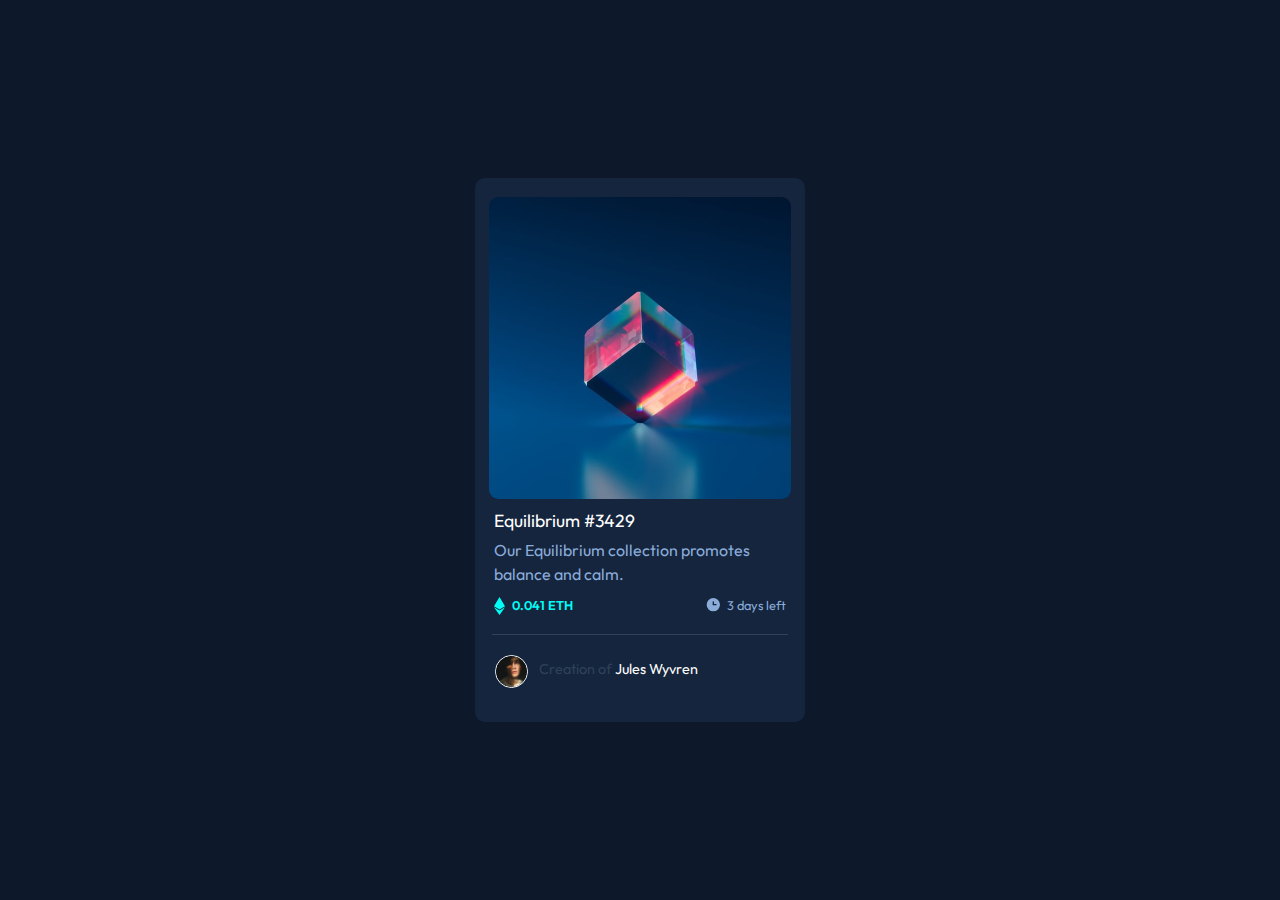
<file: index.html>
<!DOCTYPE html>
<html lang="en">
<head>
  <meta charset="UTF-8">
  <meta name="viewport" content="width=device-width, initial-scale=1.0"> <!-- displays site properly based on user's device -->

  <link rel="icon" type="image/png" sizes="32x32" href="./images/favicon-32x32.png">
  <link rel="stylesheet" href="styles.css">
  <link rel="preconnect" href="https://fonts.googleapis.com">
  <link rel="preconnect" href="https://fonts.gstatic.com" crossorigin>
  <link href="https://fonts.googleapis.com/css2?family=Outfit:wght@300;400;600&display=swap" rel="stylesheet">
  <title>Frontend Mentor | NFT preview card component</title>

 
</head>
<body>
<main>
  <div class="container">
    <div class="card-img">
      <img src="./images/image-equilibrium.jpg" alt="nft image" class="equi" width="302px">
      <div class="overlay"></div>
    </div>
    <div class="description">
      <h1>Equilibrium #3429</h1>
    <p>Our Equilibrium collection promotes balance and calm.</p>
    </div>
    <div class="icons">
      <img src="./images/icon-ethereum.svg" alt="" class="eth"> <span class="price">0.041 ETH</span>
    <img src="./images/icon-clock.svg" alt="" class="clck">
    <span class="days">3 days left</span>
    </div>
    
   
   <hr>
   <div class="profile">
    <img src="./images/image-avatar.png" alt="avatar image" class="pfp" >
    <p>Creation of <span class="author">Jules Wyvren</span></p>
   </div>
  </div>
</main>

<!--<footer>
  <p class="attrib">Challenge by <a href="https://www.frontendmentor.io?ref=challenge" target="_blank">Frontend Mentor</a></p>
  <p class="attrib">Coded by <a href="#">Your Name Here</a></p>
</footer>-->

</body>
</html>
</file>
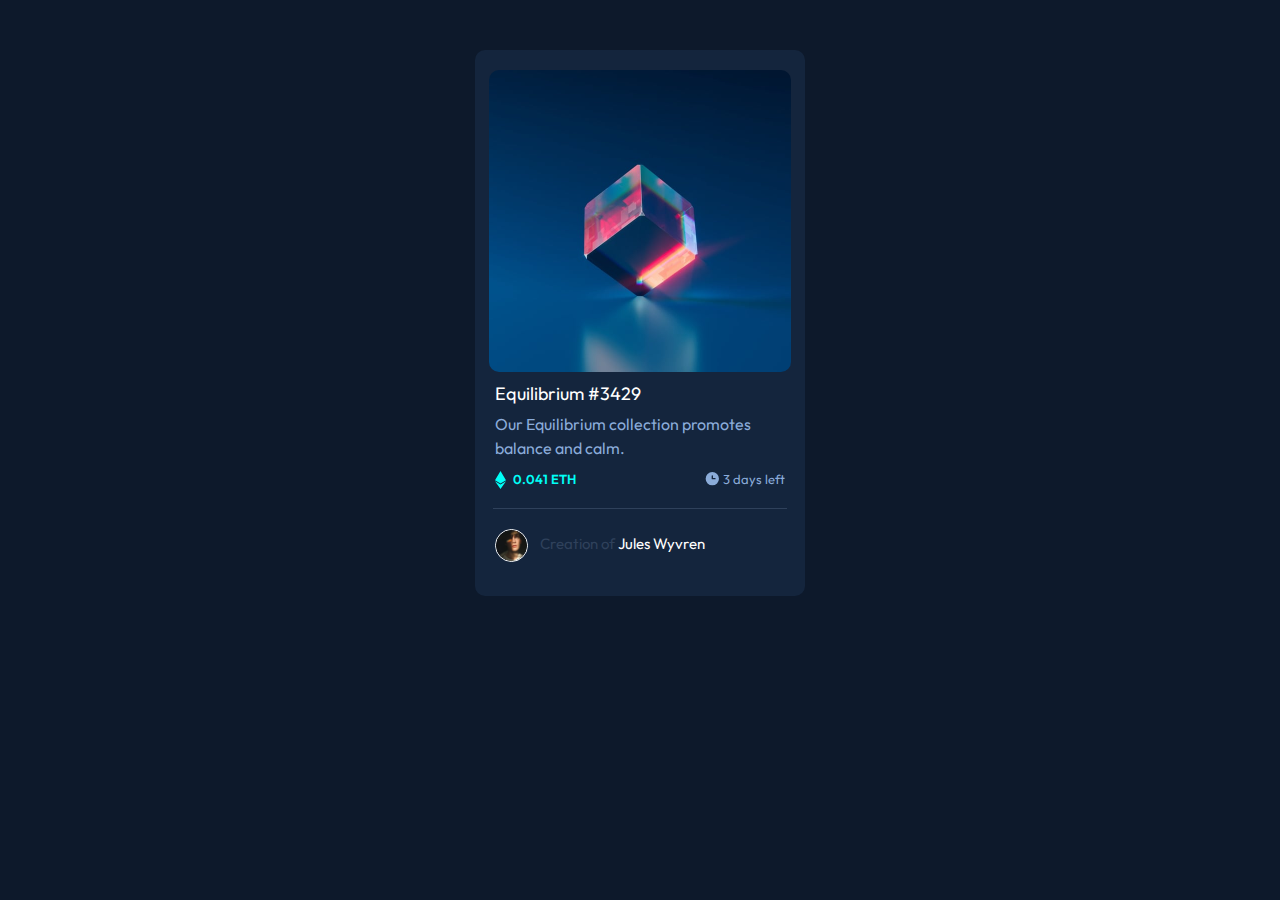
<file: nft-preview-card-component-main/index.html>
<!DOCTYPE html>
<html lang="en">
<head>
  <meta charset="UTF-8">
  <meta name="viewport" content="width=device-width, initial-scale=1.0"> <!-- displays site properly based on user's device -->

  <link rel="icon" type="image/png" sizes="32x32" href="./images/favicon-32x32.png">
  <link rel="stylesheet" href="styles.css">
  <link rel="preconnect" href="https://fonts.googleapis.com">
  <link rel="preconnect" href="https://fonts.gstatic.com" crossorigin>
  <link href="https://fonts.googleapis.com/css2?family=Outfit:wght@300;400;600&display=swap" rel="stylesheet">
  <title>Frontend Mentor | NFT preview card component</title>

 
</head>
<body>
<main>
  <div class="container">
    <div class="card-img">
      <img src="./images/image-equilibrium.jpg" alt="" class="equi" width="302px">
    </div>
    <div class="description">
      <h2>Equilibrium #3429</h2>
    <p>Our Equilibrium collection promotes balance and calm.</p>
    </div>
    <div class="icons">
      <img src="./images/icon-ethereum.svg" alt="" class="eth"> <span class="price">0.041 ETH</span>
    <img src="./images/icon-clock.svg" alt="" class="clck">
    <span class="days">3 days left</span>
    </div>
    
   
   <hr>
   <div class="profile">
    <img src="./images/image-avatar.png" alt="" class="pfp" >
    <p>Creation of <span class="author">Jules Wyvren</span></p>
   </div>
  </div>
</main>

<!--<footer>
  <p class="attrib">Challenge by <a href="https://www.frontendmentor.io?ref=challenge" target="_blank">Frontend Mentor</a></p>
  <p class="attrib">Coded by <a href="#">Your Name Here</a></p>
</footer>-->

</body>
</html>
</file>
<file: styles.css>
*{
    margin: 0;
    box-sizing: border-box;
}
body{
    background-color: hsl(217, 54%, 11%);
    min-height: 100vh;
    display: flex;
    justify-content: center;
    align-items: center;
}
.container{
    width: 330px;
    background-color: hsl(216, 50%, 16%);
    padding: 0.6rem;
    border-radius: 10px;
}
.card-img{
   text-align: center;
   margin-top: 0.6rem;
   position: relative;
   
}
.card-img > img{
    border-radius: 0.6rem;
}
.description > h1{
    color: hsl(0, 0%, 100%);
    font-family: Outfit;
    font-weight: 400;
    font-size: 1.1rem;
    margin-left: 0.6rem;
    line-height: 2;
}
.description > p{
    font-family: Outfit;
    color: hsl(215, 51%, 70%);
    margin-left: 0.6rem;
    line-height: 1.5;
}
.icons{
    position: relative;
    line-height: 3;
}
.days{
    position: absolute;
    right: 0.6rem;
    color: hsl(215, 51%, 70%);
    font-family: Outfit;
    font-size: 0.8rem;
}
.clck{
    position: absolute;
    right: 4.6rem;
    top: 0.6rem;
}
.eth{
   margin-left: 0.6rem;
}
.price{
    font-family: Outfit;
    font-size: 0.8rem;
    font-weight: 600;
    color: hsl(178, 100%, 50%);
    position: absolute;
    margin-left: 0.4rem;
}
hr{
    border: 1px solid hsl(215, 32%, 27%);
    border-bottom: none;
    width: 95%;
    margin: 0 auto;
}
.profile{
    position: relative;
    padding: 1.25rem;
}
.pfp{
    width: 2.06rem;
    border: 1px solid #fff;
    border-radius: 100%;
    margin-left: -0.6rem;
    transition: 0.25s ease;
}
.pfp:hover{
    border: 1px solid hsl(178, 100%, 50%);
    cursor: pointer;
}
.profile > p{
    font-family: Outfit;
    color: hsl(215, 32%, 27%);
    position: absolute;
    left: 3.4rem;
    top: 1.56rem;
    font-size: 0.9rem;
}
.author{
    color: #fff;
    font-weight: 400;
    font-size: 0.9rem;
}
h1:hover{
    color: hsl(178, 100%, 50%);
    cursor: pointer;
}
.author:hover{
    color: hsl(178, 100%, 50%);
    cursor: pointer;
}
.overlay{
    background-color: hsla(178, 100%, 50%, 0.37);
   opacity: 0;
    position: absolute;
    top: 0;
    left: 0;
    right: 0;
    bottom: 0;
   transition: .25s ease;
   width: 100%;
   height: 100%;
   border-radius: 0.8rem;
}
.card-img:hover .overlay{
    opacity: 0.7;
    cursor: pointer;
}
</file>
<file: nft-preview-card-component-main/styles.css>
*{
    margin: 0;
    box-sizing: border-box;
}
body{
    background-color: hsl(217, 54%, 11%);
    overflow-y: hidden;
}
.container{
    width: 330px;
    background-color: hsl(216, 50%, 16%);
    padding: 10px;
    margin: 50px auto;
    border-radius: 10px;
}
.card-img{
   text-align: center;
   margin-top: 10px;
}
.card-img > img{
    border-radius: 10px;
}
.description > h2{
    color: hsl(0, 0%, 100%);
    font-family: Outfit;
    font-weight: 400;
    font-size: 18px;
    margin-left: 10px;
    line-height: 2;
}
.description > p{
    font-family: Outfit;
    color: hsl(215, 51%, 70%);
    margin-left: 10px;
    line-height: 1.5;
}
.icons{
    position: relative;
    line-height: 3;
}
.days{
    position: absolute;
    right: 10px;
    color: hsl(215, 51%, 70%);
    font-family: Outfit;
    font-size: 13px;
}
.clck{
    position: absolute;
    right: 74px;
    top: 10px;
}
.eth{
   margin-left: 10px;
}
.price{
    font-family: Outfit;
    font-size: 13px;
    font-weight: 600;
    color: hsl(178, 100%, 50%);
    position: absolute;
    margin-left: 7px;
}
hr{
    border: 1px solid hsl(215, 32%, 27%);
    border-bottom: none;
    width: 95%;
    margin: 0 auto;
}
.profile{
    position: relative;
    padding: 20px;
}
.pfp{
    width: 33px;
    border: 1px solid #fff;
    border-radius: 100%;
    margin-left: -10px;
}
.profile > p{
    font-family: Outfit;
    color: hsl(215, 32%, 27%);
    position: absolute;
    left: 55px;
    top: 25px;
    font-size: 15px;
}
.author{
    color: #fff;
    font-weight: 400;
    font-size: 15px;
}
</file>
